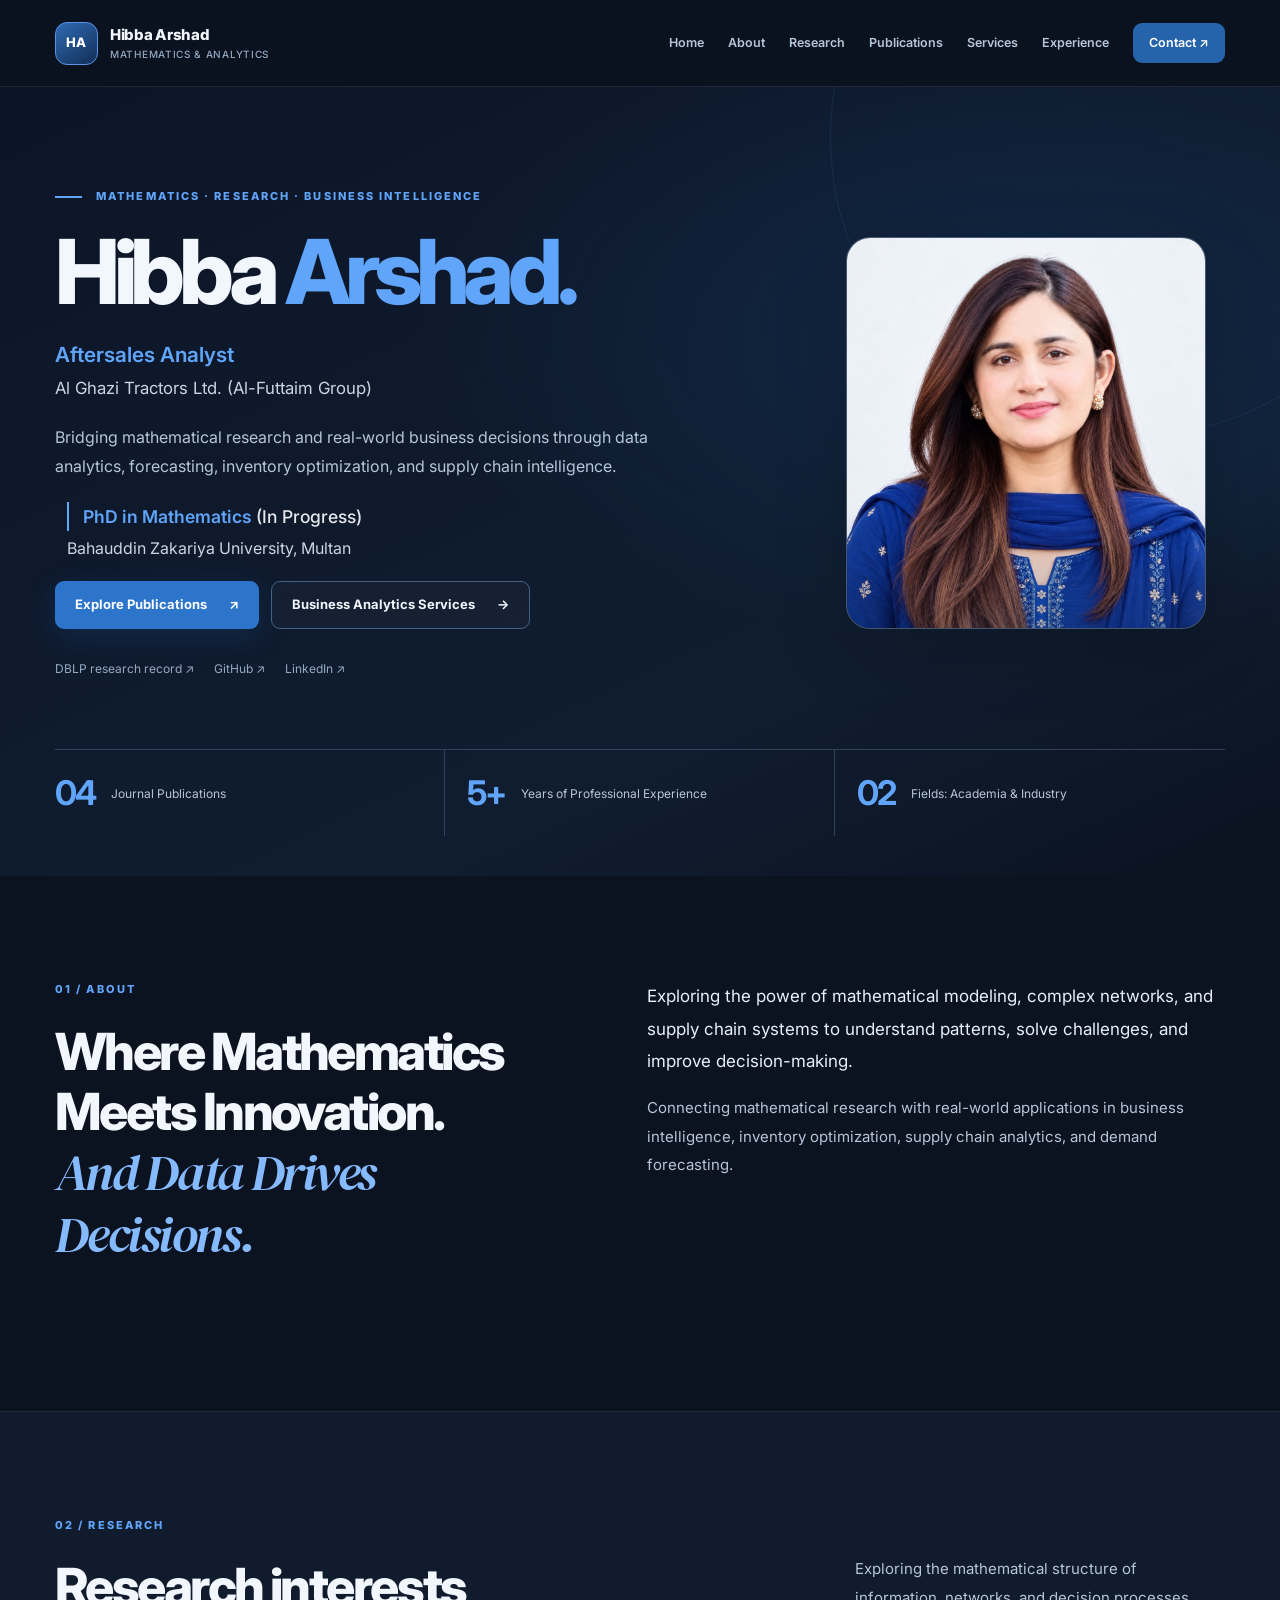
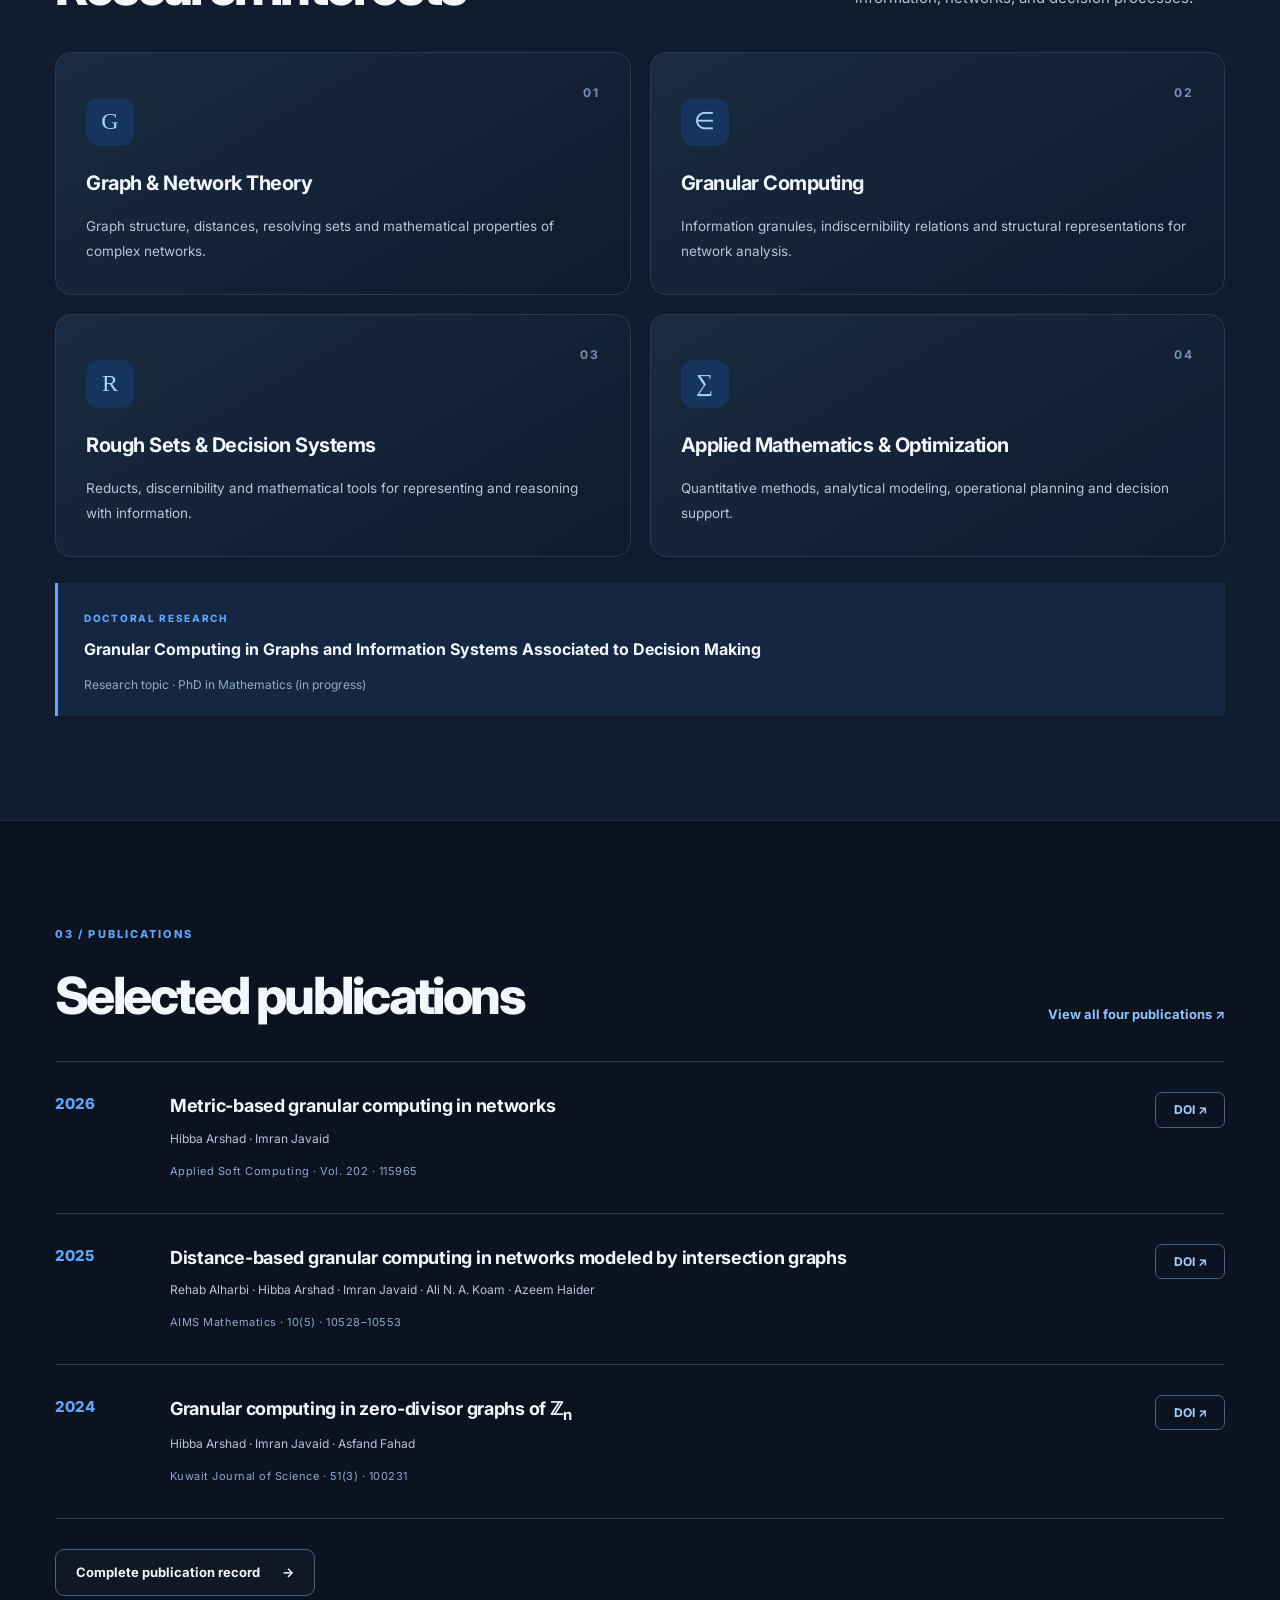
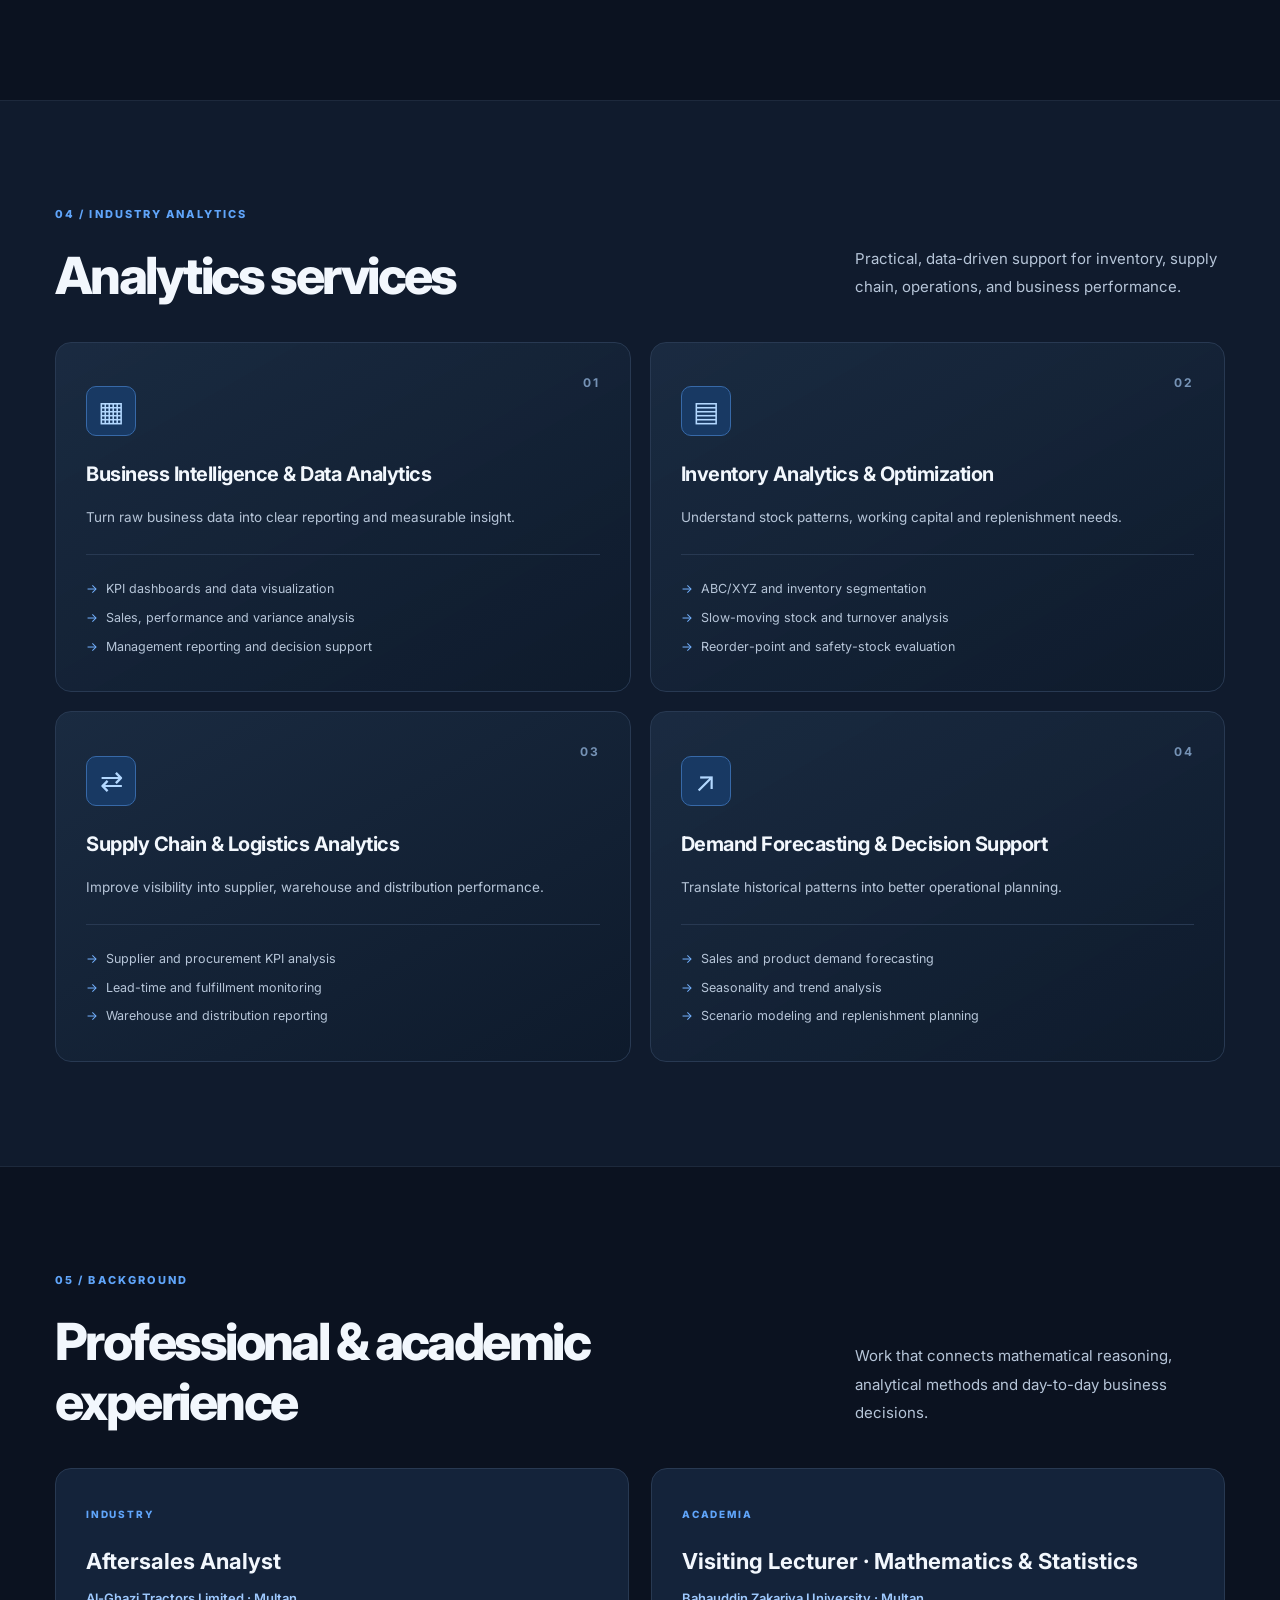
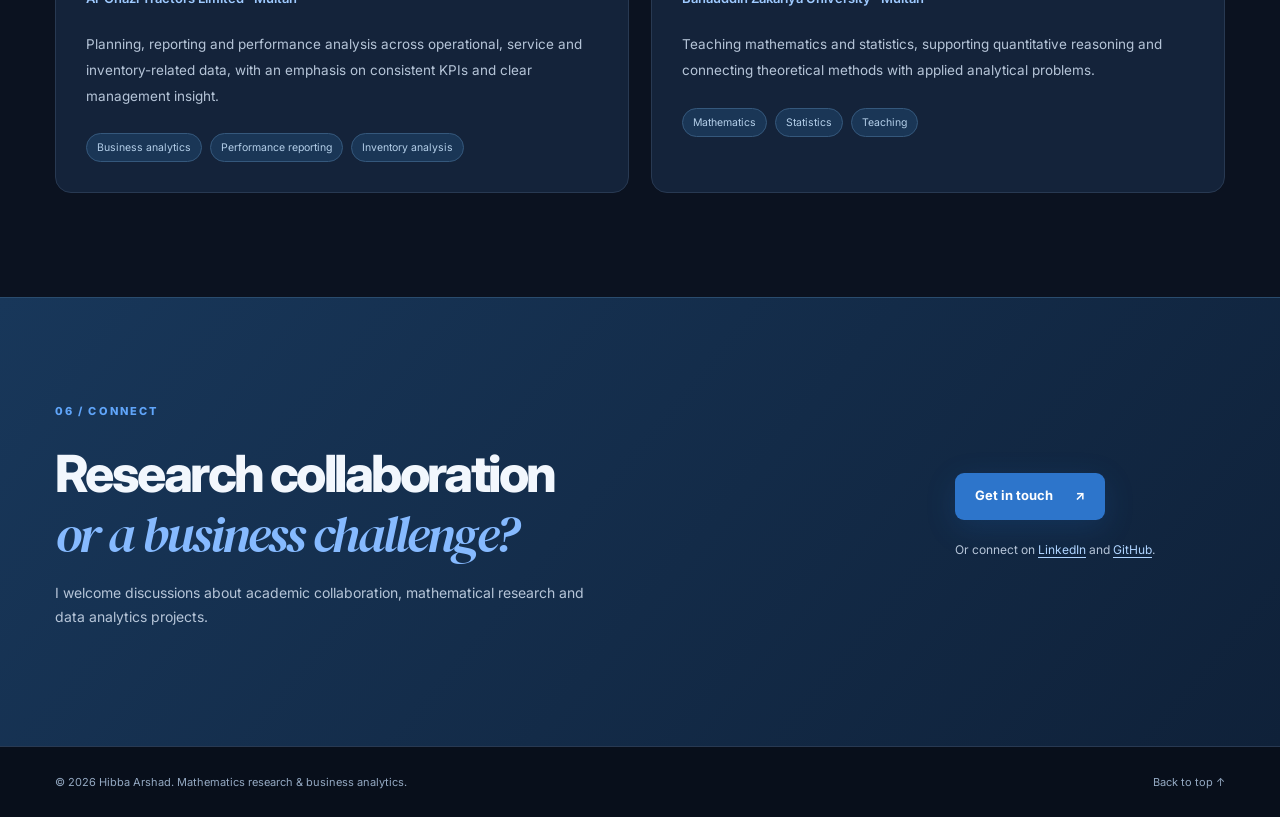
<file: index.html>
<!DOCTYPE html>
<html lang="en">
<head>
  <meta charset="utf-8">
  <meta name="viewport" content="width=device-width, initial-scale=1">
  <meta name="description" content="Hibba Arshad is a Mathematics PhD researcher and data analyst working across graph theory, granular computing, business intelligence, inventory, supply chain analytics and forecasting.">
  <meta name="theme-color" content="#0b1220">
  <meta property="og:title" content="Hibba Arshad | Mathematics Research & Business Analytics">
  <meta property="og:description" content="Mathematician, business intelligence, inventory and supply chain analytics.">
  <meta property="og:type" content="website">
  <title>Hibba Arshad | Mathematics Research & Business Analytics</title>
  <link rel="stylesheet" href="style.css">
  <link href="https://fonts.googleapis.com/css2?family=Inter:wght@400;500;600;700;800&family=DM+Serif+Display&display=swap" rel="stylesheet">
  <script defer src="script.js"></script>
</head>
<body>
<a class="skip-link" href="#main">Skip to content</a>
<header class="site-header" id="top">
  <div class="container nav-wrap">
    <a class="brand" href="index.html#home" aria-label="Hibba Arshad homepage"><span class="brand-monogram">HA</span><span class="brand-title">Hibba Arshad <small>Mathematics & Analytics</small></span></a>
    <button class="menu-toggle" type="button" aria-expanded="false" aria-controls="site-nav" aria-label="Toggle navigation"><span></span><span></span><span></span></button>
    <nav class="site-nav" id="site-nav" aria-label="Main navigation">
      <a href="#home">Home</a>
      <a href="#about">About</a>
      <a href="#research">Research</a>
      <a href="#publications">Publications</a>
      <a href="#services">Services</a>
      <a href="#experience">Experience</a>
      <a href="#contact" class="nav-contact">Contact <span aria-hidden="true">↗</span></a>
    </nav>
  </div>
</header>
<main id="main">
  <section class="hero" id="home" aria-labelledby="hero-title">
    <div class="hero-glow" aria-hidden="true"></div>
    <div class="container hero-grid">
      <div class="hero-copy">
        <p class="eyebrow"><span class="eyebrow-line"></span> MATHEMATICS · RESEARCH · BUSINESS INTELLIGENCE</p>
        <h1 id="hero-title">Hibba <span>Arshad.</span></h1>
        
<p class="hero-role">Aftersales Analyst</p>
<p class="hero-company">Al Ghazi Tractors Ltd. (Al-Futtaim Group)</p>

        <p class="hero-intro">Bridging mathematical research and real-world business decisions through data analytics, forecasting, inventory optimization, and supply chain intelligence.</p>
        
<div class="hero-education">
    <i class="fas fa-graduation-cap education-icon" aria-hidden="true"></i>

    <div>
        <p class="hero-affiliation">
            PhD in Mathematics <strong>(In Progress)</strong>
        </p>

        <p class="hero-university">
            Bahauddin Zakariya University, Multan
        </p>
    </div>
</div>

        <div class="hero-actions">
          <a class="btn btn-primary" href="publications.html">Explore Publications <span aria-hidden="true">↗</span></a>
          <a class="btn btn-ghost" href="#services">Business Analytics Services <span aria-hidden="true">→</span></a>
        </div>
        <div class="quick-links" aria-label="Academic and professional profiles">
          <a href="https://dblp.org/pid/401/7616" target="_blank" rel="noopener noreferrer">DBLP research record ↗</a>
          <a href="https://github.com/HibbaArshad" target="_blank" rel="noopener noreferrer">GitHub ↗</a>
          <a href="https://www.linkedin.com/in/hibba-arshad2727" target="_blank" rel="noopener noreferrer">LinkedIn ↗</a>
        </div>
      </div>
      <div class="hero-visual">
        <div class="portrait-frame"><img src="Hibba41.jpg" alt="Portrait of Hibba Arshad" width="600" height="600" fetchpriority="high"></div>
      </div>
    </div>
    
<div class="container hero-facts" aria-label="Profile highlights">

    <div>
        <strong>04</strong>
        <span>Journal Publications</span>
    </div>

    <div>
        <strong>5+</strong>
        <span>Years of Professional Experience</span>
    </div>

    <div>
        <strong>02</strong>
        <span>Fields: Academia & Industry</span>
    </div>

</div>

  </section>

  <section class="section" id="about" aria-labelledby="about-title">
    <div class="container two-column">
      <div><p class="section-kicker">01 / ABOUT</p><h2 id="about-title">Where Mathematics Meets Innovation.<br><em>And Data Drives Decisions.</em></h2></div>
      <div class="long-copy"><p>Exploring the power of mathematical modeling, complex networks, and supply chain systems to understand patterns, solve challenges, and improve decision-making.</p><p>Connecting mathematical research with real-world applications in business intelligence, inventory optimization, supply chain analytics, and demand forecasting.</p>
        </div>
      </div>
    </div>
  </section>

  <section class="section section-alt" id="research" aria-labelledby="research-title">
    <div class="container">
      <div class="section-heading"><div><p class="section-kicker">02 / RESEARCH</p><h2 id="research-title">Research interests</h2></div><p>Exploring the mathematical structure of information, networks, and decision processes.</p></div>
      <div class="card-grid research-grid">
        <article class="info-card"><span class="card-index">01</span><div class="card-mark">G</div><h3>Graph & Network Theory</h3><p>Graph structure, distances, resolving sets and mathematical properties of complex networks.</p></article>
        <article class="info-card"><span class="card-index">02</span><div class="card-mark">∈</div><h3>Granular Computing</h3><p>Information granules, indiscernibility relations and structural representations for network analysis.</p></article>
        <article class="info-card"><span class="card-index">03</span><div class="card-mark">R</div><h3>Rough Sets & Decision Systems</h3><p>Reducts, discernibility and mathematical tools for representing and reasoning with information.</p></article>
        <article class="info-card"><span class="card-index">04</span><div class="card-mark">∑</div><h3>Applied Mathematics & Optimization</h3><p>Quantitative methods, analytical modeling, operational planning and decision support.</p></article>
      </div>
      <div class="research-note"><span>DOCTORAL RESEARCH</span><p>Granular Computing in Graphs and Information Systems Associated to Decision Making</p><small>Research topic · PhD in Mathematics (in progress)</small></div>
    </div>
  </section>

  <section class="section" id="publications" aria-labelledby="publications-title">
    <div class="container">
      <div class="section-heading"><div><p class="section-kicker">03 / PUBLICATIONS</p><h2 id="publications-title">Selected publications</h2></div><a class="text-link" href="publications.html">View all four publications <span aria-hidden="true">↗</span></a></div>
      <div class="publication-list">
        <article class="pub-row"><span class="pub-year">2026</span><div><h3>Metric-based granular computing in networks</h3><p>Hibba Arshad · Imran Javaid</p><span class="pub-journal">Applied Soft Computing · Vol. 202 · 115965</span></div><a class="pub-link" href="https://doi.org/10.1016/j.asoc.2026.115965" target="_blank" rel="noopener noreferrer" aria-label="View DOI for Metric-based granular computing in networks">DOI ↗</a></article>
        <article class="pub-row"><span class="pub-year">2025</span><div><h3>Distance-based granular computing in networks modeled by intersection graphs</h3><p>Rehab Alharbi · Hibba Arshad · Imran Javaid · Ali N. A. Koam · Azeem Haider</p><span class="pub-journal">AIMS Mathematics · 10(5) · 10528–10553</span></div><a class="pub-link" href="https://doi.org/10.3934/math.2025479" target="_blank" rel="noopener noreferrer" aria-label="View DOI for Distance-based granular computing">DOI ↗</a></article>
        <article class="pub-row"><span class="pub-year">2024</span><div><h3>Granular computing in zero-divisor graphs of ℤ<sub>n</sub></h3><p>Hibba Arshad · Imran Javaid · Asfand Fahad</p><span class="pub-journal">Kuwait Journal of Science · 51(3) · 100231</span></div><a class="pub-link" href="https://doi.org/10.1016/j.kjs.2024.100231" target="_blank" rel="noopener noreferrer" aria-label="View DOI for Granular computing in zero-divisor graphs">DOI ↗</a></article>
      </div>
      <div class="section-footer"><a class="btn btn-ghost" href="publications.html">Complete publication record <span aria-hidden="true">→</span></a></div>
    </div>
  </section>

  <section class="section section-alt" id="services" aria-labelledby="services-title">
    <div class="container">
      <div class="section-heading"><div><p class="section-kicker">04 / INDUSTRY ANALYTICS</p><h2 id="services-title">Analytics services</h2></div><p>Practical, data-driven support for inventory, supply chain, operations, and business performance.</p></div>
      <div class="card-grid service-grid">
        <article class="info-card service-card"><span class="card-index">01</span><div class="service-symbol">▦</div><h3>Business Intelligence & Data Analytics</h3><p>Turn raw business data into clear reporting and measurable insight.</p><ul><li>KPI dashboards and data visualization</li><li>Sales, performance and variance analysis</li><li>Management reporting and decision support</li></ul></article>
        <article class="info-card service-card"><span class="card-index">02</span><div class="service-symbol">▤</div><h3>Inventory Analytics & Optimization</h3><p>Understand stock patterns, working capital and replenishment needs.</p><ul><li>ABC/XYZ and inventory segmentation</li><li>Slow-moving stock and turnover analysis</li><li>Reorder-point and safety-stock evaluation</li></ul></article>
        <article class="info-card service-card"><span class="card-index">03</span><div class="service-symbol">⇄</div><h3>Supply Chain & Logistics Analytics</h3><p>Improve visibility into supplier, warehouse and distribution performance.</p><ul><li>Supplier and procurement KPI analysis</li><li>Lead-time and fulfillment monitoring</li><li>Warehouse and distribution reporting</li></ul></article>
        <article class="info-card service-card"><span class="card-index">04</span><div class="service-symbol">↗</div><h3>Demand Forecasting & Decision Support</h3><p>Translate historical patterns into better operational planning.</p><ul><li>Sales and product demand forecasting</li><li>Seasonality and trend analysis</li><li>Scenario modeling and replenishment planning</li></ul></article>
      </div>
    </div>
  </section>

  <section class="section" id="experience" aria-labelledby="experience-title">
    <div class="container">
      <div class="section-heading"><div><p class="section-kicker">05 / BACKGROUND</p><h2 id="experience-title">Professional & academic experience</h2></div><p>Work that connects mathematical reasoning, analytical methods and day-to-day business decisions.</p></div>
      <div class="experience-grid">
        <article class="experience-panel"><span class="experience-type">INDUSTRY</span><h3>Aftersales Analyst</h3><p class="experience-organisation">Al-Ghazi Tractors Limited · Multan</p><p>Planning, reporting and performance analysis across operational, service and inventory-related data, with an emphasis on consistent KPIs and clear management insight.</p><div class="tag-row"><span>Business analytics</span><span>Performance reporting</span><span>Inventory analysis</span></div></article>
        <article class="experience-panel"><span class="experience-type">ACADEMIA</span><h3>Visiting Lecturer · Mathematics & Statistics</h3><p class="experience-organisation">Bahauddin Zakariya University · Multan</p><p>Teaching mathematics and statistics, supporting quantitative reasoning and connecting theoretical methods with applied analytical problems.</p><div class="tag-row"><span>Mathematics</span><span>Statistics</span><span>Teaching</span></div></article>
      </div>
    </div>
  </section>

  <section class="section contact-section" id="contact" aria-labelledby="contact-title">
    <div class="container contact-content"><div><p class="section-kicker">06 / CONNECT</p><h2 id="contact-title">Research collaboration<br><em>or a business challenge?</em></h2><p>I welcome discussions about academic collaboration, mathematical research and data analytics projects.</p></div><div class="contact-actions"><a class="btn btn-primary" href="mailto:Hibba.Arshad@alghazitractors.com?subject=Website%20enquiry">Get in touch <span aria-hidden="true">↗</span></a><p>Or connect on <a href="https://www.linkedin.com/in/hibba-arshad2727" target="_blank" rel="noopener noreferrer">LinkedIn</a> and <a href="https://github.com/HibbaArshad" target="_blank" rel="noopener noreferrer">GitHub</a>.</p></div></div>
  </section>
</main>
<footer class="site-footer"><div class="container footer-inner"><p>© <span id="year">2026</span> Hibba Arshad. Mathematics research & business analytics.</p><a href="#top">Back to top ↑</a></div></footer>
</body>
</html>
</file>
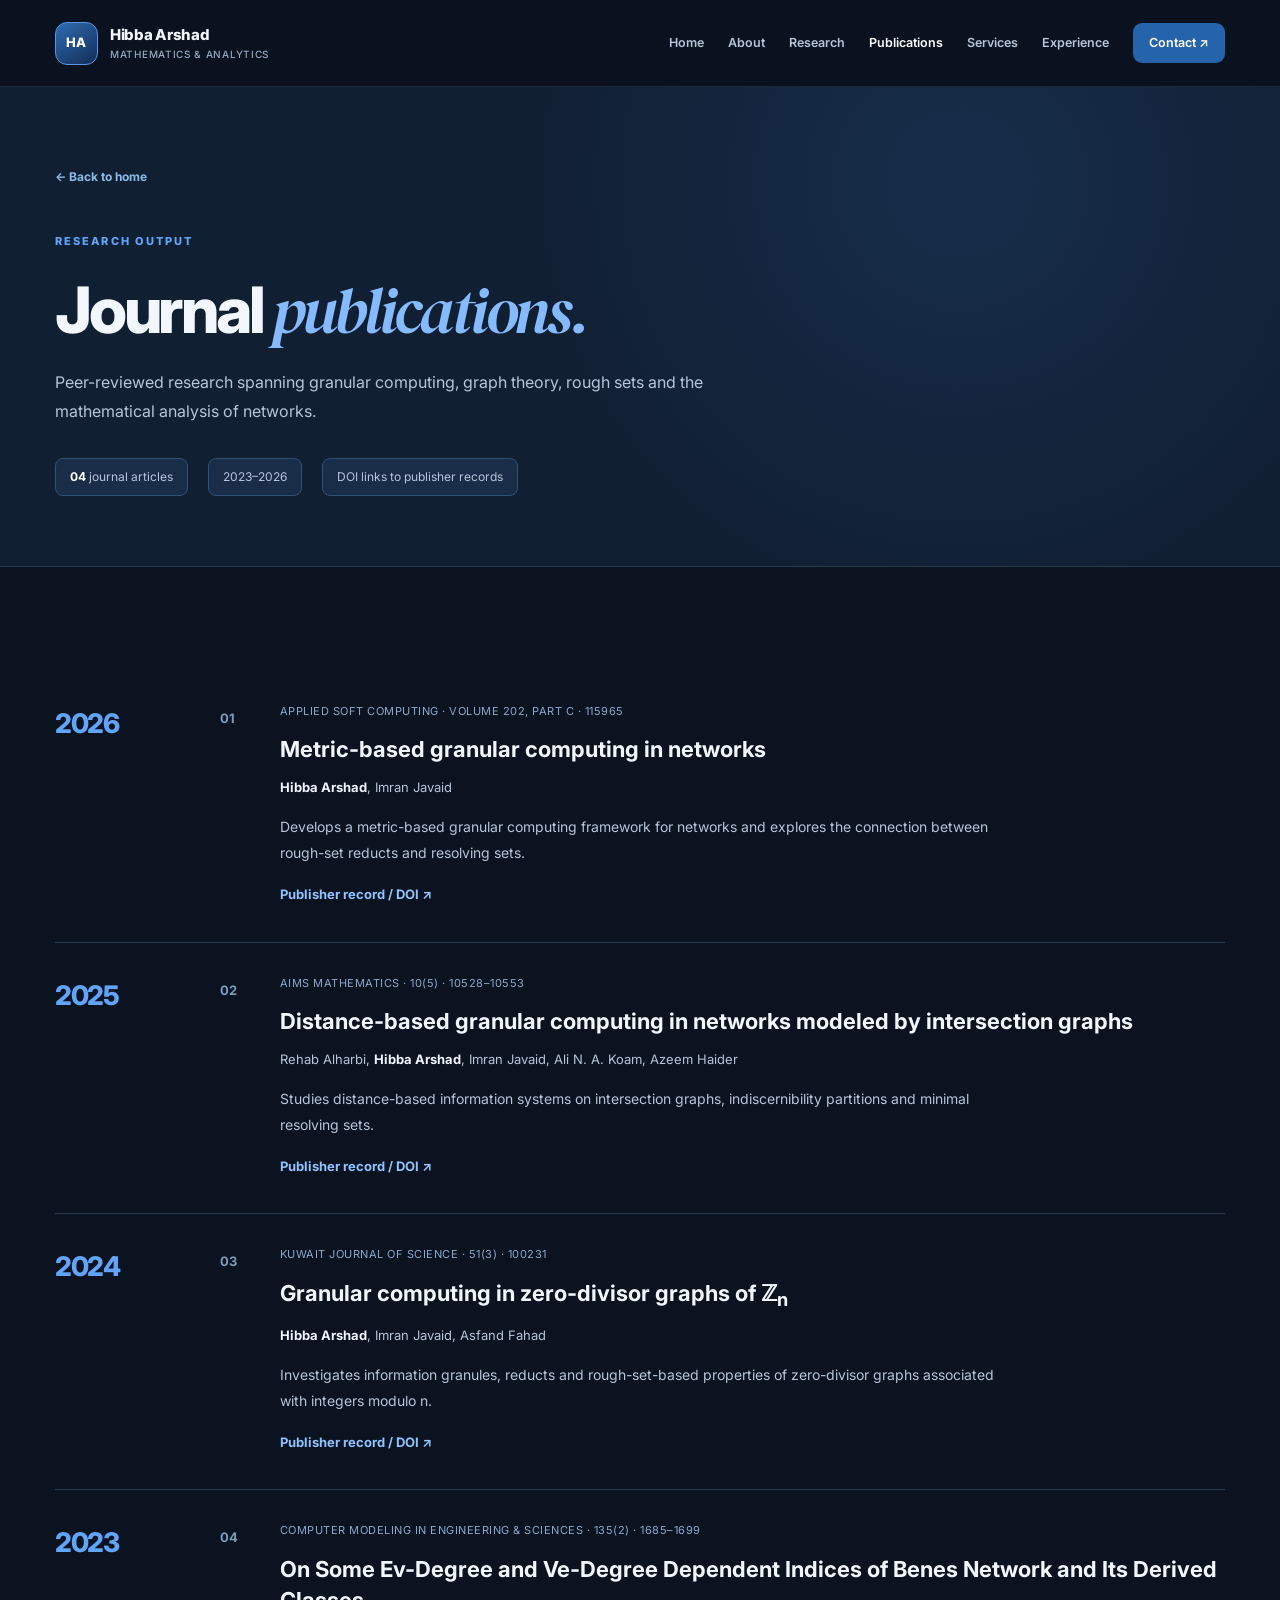
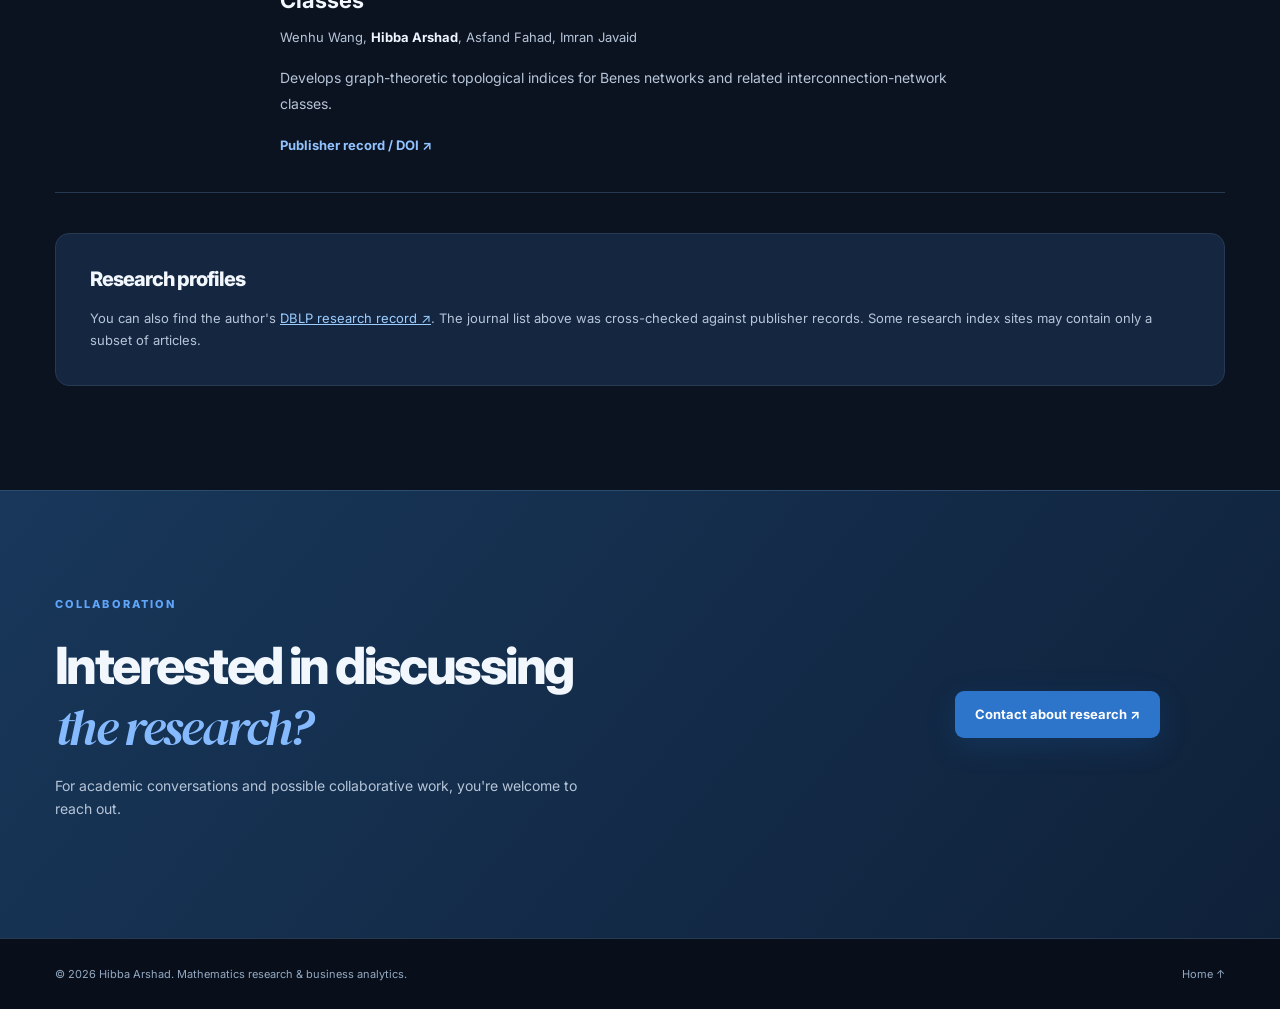
<file: publications.html>
<!DOCTYPE html>
<html lang="en">
<head>
  <meta charset="utf-8">
  <meta name="viewport" content="width=device-width, initial-scale=1">
  <meta name="description" content="Peer-reviewed journal publications of Hibba Arshad in granular computing, graph theory, rough set theory and network analysis, with publisher DOI links.">
  <meta name="theme-color" content="#0b1220">
  <title>Publications | Hibba Arshad</title>
  <link rel="stylesheet" href="style.css">
  <link href="https://fonts.googleapis.com/css2?family=Inter:wght@400;500;600;700;800&family=DM+Serif+Display&display=swap" rel="stylesheet">
  <script defer src="script.js"></script>
</head>
<body>
<a class="skip-link" href="#main">Skip to content</a>
<header class="site-header" id="top"><div class="container nav-wrap"><a class="brand" href="index.html#home" aria-label="Hibba Arshad homepage"><span class="brand-monogram">HA</span><span class="brand-title">Hibba Arshad <small>Mathematics & Analytics</small></span></a><button class="menu-toggle" type="button" aria-expanded="false" aria-controls="site-nav" aria-label="Toggle navigation"><span></span><span></span><span></span></button><nav class="site-nav" id="site-nav" aria-label="Main navigation"><a href="index.html#home">Home</a><a href="index.html#about">About</a><a href="index.html#research">Research</a><a href="publications.html" aria-current="page">Publications</a><a href="index.html#services">Services</a><a href="index.html#experience">Experience</a><a href="index.html#contact" class="nav-contact">Contact ↗</a></nav></div></header>
<main id="main">
  <section class="subpage-hero"><div class="container"><a class="back-link" href="index.html#publications">← Back to home</a><p class="section-kicker">RESEARCH OUTPUT</p><h1>Journal <em>publications.</em></h1><p>Peer-reviewed research spanning granular computing, graph theory, rough sets and the mathematical analysis of networks.</p><div class="subpage-meta"><span><strong>04</strong> journal articles</span><span>2023–2026</span><span>DOI links to publisher records</span></div></div></section>
  <section class="section"><div class="container">
    <div class="year-group"><h2>2026</h2><article class="publication-detail"><div class="pub-detail-number">01</div><div><span class="pub-journal">APPLIED SOFT COMPUTING · VOLUME 202, PART C · 115965</span><h3>Metric-based granular computing in networks</h3><p class="pub-authors"><strong>Hibba Arshad</strong>, Imran Javaid</p><p class="pub-summary">Develops a metric-based granular computing framework for networks and explores the connection between rough-set reducts and resolving sets.</p><a href="https://doi.org/10.1016/j.asoc.2026.115965" target="_blank" rel="noopener noreferrer" class="text-link">Publisher record / DOI ↗</a></div></article></div>
    <div class="year-group"><h2>2025</h2><article class="publication-detail"><div class="pub-detail-number">02</div><div><span class="pub-journal">AIMS MATHEMATICS · 10(5) · 10528–10553</span><h3>Distance-based granular computing in networks modeled by intersection graphs</h3><p class="pub-authors">Rehab Alharbi, <strong>Hibba Arshad</strong>, Imran Javaid, Ali N. A. Koam, Azeem Haider</p><p class="pub-summary">Studies distance-based information systems on intersection graphs, indiscernibility partitions and minimal resolving sets.</p><a href="https://doi.org/10.3934/math.2025479" target="_blank" rel="noopener noreferrer" class="text-link">Publisher record / DOI ↗</a></div></article></div>
    <div class="year-group"><h2>2024</h2><article class="publication-detail"><div class="pub-detail-number">03</div><div><span class="pub-journal">KUWAIT JOURNAL OF SCIENCE · 51(3) · 100231</span><h3>Granular computing in zero-divisor graphs of ℤ<sub>n</sub></h3><p class="pub-authors"><strong>Hibba Arshad</strong>, Imran Javaid, Asfand Fahad</p><p class="pub-summary">Investigates information granules, reducts and rough-set-based properties of zero-divisor graphs associated with integers modulo n.</p><a href="https://doi.org/10.1016/j.kjs.2024.100231" target="_blank" rel="noopener noreferrer" class="text-link">Publisher record / DOI ↗</a></div></article></div>
    <div class="year-group"><h2>2023</h2><article class="publication-detail"><div class="pub-detail-number">04</div><div><span class="pub-journal">COMPUTER MODELING IN ENGINEERING & SCIENCES · 135(2) · 1685–1699</span><h3>On Some Ev-Degree and Ve-Degree Dependent Indices of Benes Network and Its Derived Classes</h3><p class="pub-authors">Wenhu Wang, <strong>Hibba Arshad</strong>, Asfand Fahad, Imran Javaid</p><p class="pub-summary">Develops graph-theoretic topological indices for Benes networks and related interconnection-network classes.</p><a href="https://doi.org/10.32604/cmes.2022.023563" target="_blank" rel="noopener noreferrer" class="text-link">Publisher record / DOI ↗</a></div></article></div>
    <aside class="publication-footnote"><h2>Research profiles</h2><p>You can also find the author's <a href="https://dblp.org/pid/401/7616" target="_blank" rel="noopener noreferrer">DBLP research record ↗</a>. The journal list above was cross-checked against publisher records. Some research index sites may contain only a subset of articles.</p></aside>
  </div></section>
  <section class="section contact-section"><div class="container contact-content"><div><p class="section-kicker">COLLABORATION</p><h2>Interested in discussing<br><em>the research?</em></h2><p>For academic conversations and possible collaborative work, you're welcome to reach out.</p></div><div class="contact-actions"><a class="btn btn-primary" href="mailto:Hibba.Arshad@alghazitractors.com?subject=Research%20collaboration">Contact about research ↗</a></div></div></section>
</main>
<footer class="site-footer"><div class="container footer-inner"><p>© <span id="year">2026</span> Hibba Arshad. Mathematics research & business analytics.</p><a href="index.html#home">Home ↑</a></div></footer>
</body>
</html>
</file>
<file: style.css>
:root{--bg:#0b1220;--surface:#121e30;--surface-2:#0e1727;--line:#283952;--blue:#60a5fa;--blue-strong:#3b82f6;--text:#f2f7fd;--muted:#b6c5d8;--muted-2:#94a9c2;--max:1170px;--shadow:0 22px 70px rgba(0,0,0,.20)}
*{box-sizing:border-box}html{scroll-behavior:smooth;scroll-padding-top:90px}body{margin:0;background:var(--bg);color:var(--text);font-family:Inter,-apple-system,BlinkMacSystemFont,'Segoe UI',sans-serif;line-height:1.65}a{color:inherit;text-decoration:none}button{font:inherit}img{max-width:100%;display:block}h1,h2,h3,p{margin-top:0}.container{width:min(calc(100% - 48px),var(--max));margin-inline:auto}.skip-link{position:absolute;z-index:9999;top:-100px;left:20px;background:#fff;color:#000;padding:10px}.skip-link:focus{top:8px}:focus-visible{outline:2px solid var(--blue);outline-offset:4px}
.site-header{position:sticky;z-index:100;top:0;background:rgba(11,18,32,.96);border-bottom:1px solid rgba(154,177,210,.14);backdrop-filter:blur(16px)}.nav-wrap{display:flex;justify-content:space-between;align-items:center;gap:24px;min-height:86px}.brand{display:flex;gap:12px;align-items:center;flex-shrink:0}.brand-monogram{display:grid;place-items:center;width:43px;height:43px;border:1px solid #5794e7;border-radius:12px;background:linear-gradient(145deg,#2e6bb3,#132e56);color:white;font-size:13px;font-weight:800;letter-spacing:.03em}.brand-title{font-size:15px;font-weight:800;letter-spacing:-.02em;line-height:1.24}.brand-title small{display:block;font-weight:500;color:var(--muted-2);font-size:10px;letter-spacing:.07em;text-transform:uppercase;margin-top:4px}.site-nav{display:flex;gap:24px;align-items:center}.site-nav a{font-size:12.5px;font-weight:600;color:var(--muted);white-space:nowrap;transition:color .2s}.site-nav a:hover,.site-nav a[aria-current]{color:#fff}.site-nav .nav-contact{padding:10px 16px;background:#2563ab;border-radius:9px;color:#fff}.menu-toggle{display:none;background:transparent;border:1px solid var(--line);border-radius:8px;padding:10px;width:44px;cursor:pointer}.menu-toggle span{display:block;width:22px;height:2px;background:var(--text);margin:4px auto}
.hero{position:relative;overflow:hidden;padding:100px 0 40px;background:radial-gradient(ellipse at 80% 30%,rgba(28,85,145,.24),transparent 42%),linear-gradient(155deg,#0c1527,#101d30 70%,#0b1220)}.hero-glow{position:absolute;pointer-events:none;top:-250px;right:-150px;width:600px;height:600px;border:1px solid rgba(96,165,250,.11);border-radius:50%}.hero-grid{display:grid;grid-template-columns:minmax(0,1.3fr) minmax(320px,.75fr);gap:80px;align-items:center}.hero-copy{position:relative;z-index:1}.eyebrow,.section-kicker{font-size:11px;letter-spacing:.19em;font-weight:800;text-transform:uppercase;color:var(--blue)}.eyebrow-line{display:inline-block;width:27px;height:2px;margin-right:10px;background:var(--blue);vertical-align:middle}.hero h1{font-size:clamp(60px,7vw,108px);line-height:1;letter-spacing:-.07em;margin:22px 0 22px;font-weight:800}.hero h1 span{color:var(--blue)}.hero-role{font-size:20px;font-weight:700;margin-bottom:22px;line-height:1.5}.dot{color:var(--blue);margin:0 5px}.hero-intro{font-size:16px;color:var(--muted);max-width:635px;line-height:1.85}.hero-affiliation{font-size:13px;color:var(--muted-2);padding-left:14px;border-left:2px solid var(--blue);margin:24px 0 32px}.hero-affiliation strong{color:#edf5ff;font-weight:600}.hero-actions{display:flex;flex-wrap:wrap;gap:12px;margin-bottom:30px}.btn{min-height:47px;border-radius:9px;display:inline-flex;align-items:center;justify-content:center;gap:22px;padding:12px 20px;font-weight:700;font-size:13px;transition:transform .2s,border-color .2s,background .2s}.btn:hover{transform:translateY(-2px)}.btn-primary{background:#2d75cb;color:#fff;box-shadow:0 8px 30px rgba(31,103,189,.2)}.btn-primary:hover{background:#3989e7}.btn-ghost{border:1px solid #456282;background:rgba(255,255,255,.025)}.btn-ghost:hover{border-color:var(--blue)}.quick-links{display:flex;flex-wrap:wrap;gap:20px}.quick-links a{font-size:12px;color:var(--muted-2);border-bottom:1px solid transparent}.quick-links a:hover{color:var(--blue);border-color:var(--blue)}.hero-visual{position:relative}.portrait-frame{position:relative;border-radius:24px;overflow:hidden;aspect-ratio:4/4.35;border:1px solid rgba(155,189,231,.25);box-shadow:var(--shadow);background:#293748}.portrait-frame:after{content:"";position:absolute;inset:0;pointer-events:none;background:linear-gradient(transparent 69%,rgba(12,25,45,.27))}.portrait-frame img{height:100%;width:100%;object-fit:cover;object-position:50% 20%}.portrait-caption{position:absolute;left:-26px;bottom:35px;background:#142640;border:1px solid #3c5d83;padding:12px 16px;border-radius:10px;font-size:11px;font-weight:600;box-shadow:var(--shadow)}.caption-dot{display:inline-block;background:#78d3b2;width:8px;height:8px;border-radius:50%;margin-right:8px}.hero-facts{margin-top:70px;display:grid;grid-template-columns:repeat(3,1fr);gap:0;border-top:1px solid #2d425d}.hero-facts>div{display:flex;gap:15px;align-items:center;padding:26px 22px;border-right:1px solid #2d425d}.hero-facts>div:first-child{padding-left:0}.hero-facts>div:last-child{border-right:0}.hero-facts strong{font-size:34px;line-height:1;letter-spacing:-.05em;color:var(--blue)}.hero-facts span{font-size:12px;color:var(--muted)}
.section{padding:104px 0}.section-alt{background:#101b2d;border-top:1px solid rgba(154,177,210,.09);border-bottom:1px solid rgba(154,177,210,.09)}.two-column{display:grid;grid-template-columns:1fr 1.2fr;gap:110px}.section-kicker{margin-bottom:22px}.section h2,.subpage-hero h1{font-size:clamp(35px,4vw,53px);letter-spacing:-.05em;line-height:1.18;font-weight:800}.section h2 em,.subpage-hero h1 em{font-family:'DM Serif Display',Georgia,serif;font-weight:400;color:#86baff}.long-copy p,.section-heading>p{color:var(--muted);font-size:15px;line-height:1.9}.long-copy>p:first-child{color:#e6effc;font-size:17px}.credential-list{margin-top:30px;border-top:1px solid var(--line)}.credential-list>div{display:grid;grid-template-columns:145px 1fr;gap:5px 18px;border-bottom:1px solid var(--line);padding:18px 0}.credential-list span{font-size:11px;color:var(--muted-2);font-weight:600;grid-row:span 2}.credential-list strong{font-size:13px;line-height:1.5}.credential-list small{font-size:12px;color:var(--muted-2);font-weight:400}.section-heading{display:flex;justify-content:space-between;align-items:end;gap:25px;margin-bottom:36px}.section-heading h2{margin-bottom:0}.section-heading>p{max-width:370px;margin-bottom:4px}.card-grid{display:grid;grid-template-columns:repeat(2,minmax(0,1fr));gap:19px}.info-card{min-width:0;padding:30px;border:1px solid var(--line);border-radius:16px;background:linear-gradient(150deg,rgba(33,54,79,.58),rgba(13,26,43,.72));transition:border-color .2s,transform .2s}.info-card:hover{transform:translateY(-3px);border-color:#4d83be}.card-index{display:block;text-align:right;color:#7592b5;font-weight:700;font-size:12px;letter-spacing:.15em}.card-mark{display:grid;place-items:center;width:48px;height:48px;border-radius:13px;background:#16355c;color:#a6d1ff;font-size:24px;font-family:Georgia,serif;margin:-5px 0 21px}.info-card h3{font-size:20px;letter-spacing:-.025em;margin-bottom:14px}.info-card p{font-size:13.5px;line-height:1.85;color:var(--muted);margin:0}.research-note{margin-top:26px;border-left:3px solid var(--blue);background:#152640;padding:20px 26px}.research-note span{font-size:10px;letter-spacing:.17em;color:var(--blue);font-weight:800}.research-note p{font-weight:700;font-size:16px;margin:7px 0}.research-note small{font-size:12px;color:var(--muted-2)}
.text-link{color:#91c3ff;font-size:13px;font-weight:700;white-space:nowrap}.text-link:hover{text-decoration:underline}.publication-list{border-top:1px solid var(--line)}.pub-row{display:grid;grid-template-columns:95px minmax(0,1fr) 70px;gap:20px;padding:30px 0;border-bottom:1px solid var(--line);align-items:start}.pub-year{color:var(--blue);font-weight:800;font-size:15px}.pub-row h3{font-size:18px;letter-spacing:-.015em;margin-bottom:9px;line-height:1.55}.pub-row p{font-size:12px;color:var(--muted);margin-bottom:7px}.pub-journal{font-size:11px;color:#8ca8cb;letter-spacing:.045em;line-height:1.75}.pub-link{display:inline-block;border:1px solid #456282;border-radius:7px;text-align:center;padding:7px 9px;font-size:12px;font-weight:700;color:#a6d2ff}.pub-link:hover{background:#18375b}.section-footer{margin-top:30px}
.service-card .service-symbol{display:grid;place-items:center;width:50px;height:50px;border-radius:10px;border:1px solid #3769a8;background:#183963;color:#b3d8ff;font-size:28px;margin:-6px 0 22px}.service-card ul{list-style:none;margin:24px 0 0;padding:20px 0 0;border-top:1px solid var(--line)}.service-card li{font-size:12.5px;color:var(--muted);padding:4px 0 4px 20px;position:relative}.service-card li:before{content:'→';position:absolute;left:0;color:#73b1ff}.experience-grid{display:grid;grid-template-columns:1fr 1fr;gap:22px}.experience-panel{padding:30px;background:#14233a;border:1px solid var(--line);border-radius:16px}.experience-type{font-size:10px;color:var(--blue);font-weight:800;letter-spacing:.18em}.experience-panel h3{font-size:22px;margin:18px 0 6px}.experience-organisation{color:#9fcaff!important;font-weight:600;font-size:13px!important;margin-bottom:22px!important}.experience-panel p{color:var(--muted);font-size:13.5px;line-height:1.9}.tag-row{display:flex;flex-wrap:wrap;gap:8px;margin-top:24px}.tag-row span{padding:5px 10px;background:#1a3656;border:1px solid #35587c;color:#b4cfe9;border-radius:20px;font-size:10.5px}
.contact-section{background:linear-gradient(130deg,#18375a,#0f2139);border-top:1px solid #2a4c6e}.contact-content{display:flex;justify-content:space-between;align-items:center;gap:35px}.contact-content h2{margin-bottom:17px}.contact-content p:not(.section-kicker){color:var(--muted);font-size:14px;max-width:540px}.contact-actions{min-width:270px}.contact-actions p{font-size:12px!important;margin-top:20px}.contact-actions p a{text-decoration:underline;text-underline-offset:3px;color:#afd4ff}.site-footer{background:#080f1b;border-top:1px solid var(--line);padding:26px 0}.footer-inner{display:flex;justify-content:space-between;align-items:center;gap:16px;color:var(--muted-2);font-size:11px}.footer-inner p{margin:0}.footer-inner a:hover{color:var(--blue)}
.subpage-hero{padding:75px 0 70px;background:radial-gradient(circle at 75% 20%,rgba(54,129,206,.15),transparent 42%),#111f33;border-bottom:1px solid var(--line)}.subpage-hero h1{margin:16px 0 20px;font-size:clamp(45px,5vw,75px)}.subpage-hero p:not(.section-kicker){font-size:16px;color:var(--muted);max-width:710px;line-height:1.8}.back-link{color:#8cbae9;font-size:12px;font-weight:700;display:inline-block;margin-bottom:45px}.subpage-meta{display:flex;gap:20px;flex-wrap:wrap;margin-top:32px}.subpage-meta span{padding:8px 14px;background:#192d49;border:1px solid #315176;border-radius:8px;font-size:12px;color:var(--muted)}.subpage-meta strong{color:#fff}.year-group{display:grid;grid-template-columns:120px 1fr;gap:45px;padding:25px 0 35px;border-bottom:1px solid var(--line)}.year-group h2{font-size:27px;color:var(--blue);margin:12px 0}.publication-detail{display:grid;grid-template-columns:42px 1fr;gap:18px}.pub-detail-number{font-size:13px;color:#7c9bbd;font-weight:700;padding-top:12px}.publication-detail h3{font-size:22px;line-height:1.4;margin:12px 0}.pub-authors{font-size:13px;color:var(--muted);margin-bottom:16px}.pub-authors strong{color:#eff6ff}.pub-summary{font-size:14px;line-height:1.85;color:var(--muted);max-width:720px}.publication-footnote{padding:34px;background:#152640;border:1px solid var(--line);border-radius:14px;margin-top:40px}.publication-footnote h2{font-size:20px}.publication-footnote p{color:var(--muted);font-size:13px;margin:0}.publication-footnote a{color:#9bceff;text-decoration:underline}
@media(max-width:1120px){.site-nav{gap:15px}.site-nav a{font-size:11px}.hero-grid{gap:48px}.hero h1{font-size:clamp(50px,7vw,82px)}}
@media(max-width:900px){.menu-toggle{display:block}.nav-wrap{min-height:76px}.site-nav{display:none;position:absolute;top:76px;left:0;right:0;background:#101d31;border-bottom:1px solid var(--line);padding:16px 24px 24px;box-shadow:0 25px 45px rgba(0,0,0,.25);flex-direction:column;align-items:stretch;gap:0}.site-nav.open{display:flex}.site-nav a{padding:12px 8px;font-size:14px}.site-nav .nav-contact{text-align:center;margin-top:7px}.hero-grid{grid-template-columns:1.2fr .8fr;gap:30px}.portrait-caption{left:0}.hero-role{font-size:16px}.two-column{gap:42px}.section-heading{align-items:start}.contact-content{align-items:start}}
@media(max-width:680px){.container{width:min(calc(100% - 36px),var(--max))}.hero{padding:56px 0 25px}.hero-grid{grid-template-columns:1fr;gap:38px}.hero h1{font-size:clamp(56px,13vw,84px)}.hero-intro{font-size:14px}.hero-visual{max-width:440px;width:100%;margin:auto}.portrait-frame{aspect-ratio:1.13}.portrait-caption{bottom:13px;left:12px;right:12px;text-align:center}.hero-facts{margin-top:42px;grid-template-columns:1fr}.hero-facts>div{padding:15px 0;border-right:0;border-bottom:1px solid var(--line)}.hero-facts>div:last-child{border:0}.hero-facts strong{min-width:60px;font-size:28px}.section{padding:65px 0}.two-column{grid-template-columns:1fr;gap:18px}.section-heading{display:block}.section-heading>p{margin-top:15px}.section-heading>.text-link{display:inline-block;margin-top:20px}.card-grid,.experience-grid{grid-template-columns:1fr}.info-card{padding:24px}.credential-list>div{grid-template-columns:115px 1fr}.pub-row{grid-template-columns:52px minmax(0,1fr);gap:14px}.pub-row h3{font-size:16px}.pub-link{grid-column:2;justify-self:start;margin-top:5px}.contact-content{display:block}.contact-actions{margin-top:26px;min-width:0}.footer-inner{display:block}.footer-inner a{display:block;margin-top:12px}.year-group{grid-template-columns:1fr;gap:3px}.year-group h2{font-size:22px}.publication-detail{grid-template-columns:30px 1fr;gap:8px}.publication-detail h3{font-size:19px}.subpage-hero{padding:42px 0}.back-link{margin-bottom:35px}}
@media(max-width:360px){.brand-title{font-size:13px}.brand-title small{font-size:9px}.hero h1{font-size:52px}.hero-actions .btn{width:100%}.quick-links{gap:12px}.credential-list>div{grid-template-columns:1fr}.credential-list span{grid-row:auto}}
@media(prefers-reduced-motion:reduce){html{scroll-behavior:auto}*,*:before,*:after{transition:none!important}}

/* Hero designation and company */
.hero-role {
    display: block;
    font-size: 1.3rem;
    font-weight: 600;
    color: #60a5fa;
    margin-bottom: 5px;
}

.hero-company {
    display: block;
    font-size: 1.05rem;
    font-weight: 400;
    color: #cbd5e1;
    margin-top: 0;
    margin-bottom: 20px;
}

/* Academic Qualification with Icon */
.hero-education {
    display: flex;
    align-items: flex-start;
    gap: 12px;
    margin-top: 20px;
    margin-bottom: 20px;
}

.education-icon {
    color: #60a5fa;
    font-size: 1.5rem;
    margin-top: 2px;
}

.hero-affiliation {
    font-size: 1.1rem;
    font-weight: 600;
    color: #60a5fa;
    margin: 0 0 4px;
}

.hero-affiliation strong {
    color: #e5e7eb;
    font-weight: 500;
}

.hero-university {
    font-size: 1rem;
    color: #cbd5e1;
    margin: 0;
}

/* ====================================
   HERO PHOTO - SMALLER SIZE
   ==================================== */

.hero-visual {
    width: 100%;
    max-width: 360px;
    margin-left: auto;
    margin-right: auto;
}

/* Remove text badge from photo */
.portrait-caption {
    display: none !important;
}

/* Smaller photo on mobile */
@media (max-width: 680px) {
    .hero-visual {
        width: 100%;
        max-width: 280px;
        margin-left: auto;
        margin-right: auto;
    }
}
</file>
